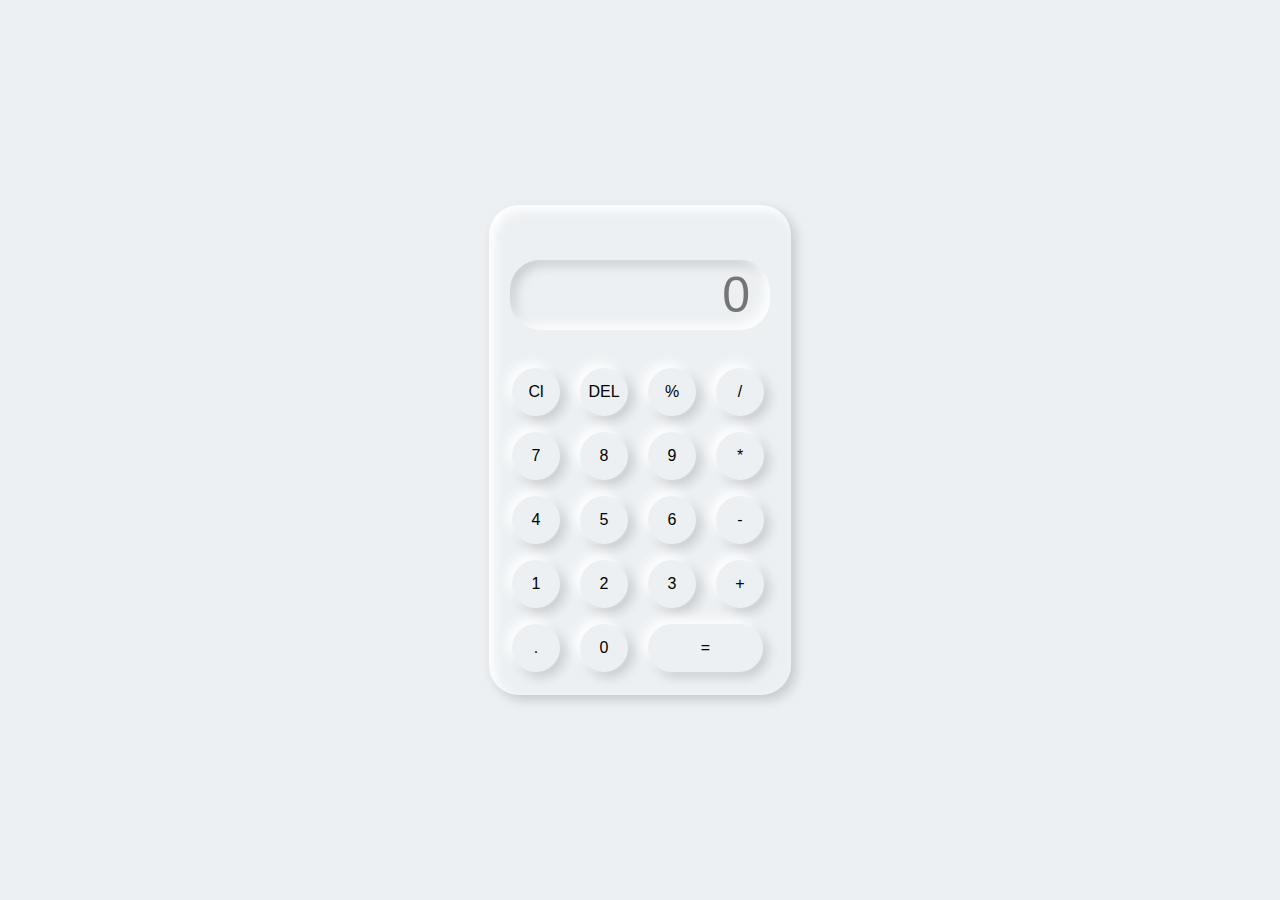
<file: calculator.html>
<!DOCTYPE html>
<html lang="en">
<head>
    <meta charset="UTF-8">
    <meta http-equiv="X-UA-Compatible" content="IE=edge">
    <meta name="viewport" content="width=device-width, initial-scale=1.0">
    <title>Document</title>
    <link rel="stylesheet" href="style.css">
</head>
<body>
    <div class="container">
        <div class="calculator">
            <input type="text" placeholder="0" id="output-screen">
            <button onclick="Clear()">Cl</button>
            <button onclick="del()">DEL</button>
            <button onclick="display('%')">%</button>
            <button onclick="display('/')">/</button>
            <button onclick="display('7')">7</button>
            <button onclick="display('8')">8</button>
            <button onclick="display('9')">9</button>
            <button onclick="display('*')">*</button>
            <button onclick="display('4')">4</button>
            <button onclick="display('5')">5</button>
            <button onclick="display('6')">6</button>
            <button onclick="display('-')">-</button>
            <button onclick="display('1')">1</button>
            <button onclick="display('2')">2</button>
            <button onclick="display('3')">3</button>
            <button onclick="display('+')">+</button>
            <button onclick="display('.')">.</button>
            <button onclick="display('0')">0</button>
            <button onclick="Calculate()" class="equal">=</button>
        </div>
    </div>
    <script src="./js/app.js"></script>
</body>
</html>
</file>
<file: style.css>
*{
    margin: 0;
    padding: 0;
    box-sizing: border-box;
    background-color: #ecf0f3;
    font-family: sans-serif;
    outline: none;
}
.container{
    height: 100vh;
    display: flex;
    justify-content: center;
    align-items: center;
}
.calculator{
    background-color: #ecf0f3;
    padding: 15px;
    border-radius: 30px;
    box-shadow: inset 5px 5px 12px #ffffff,
                      5px 5px 12px rgba(0, 0, 0, .16);
    display: grid;
    grid-template-columns: repeat(4, 68px);
}
input{
    grid-column: span 4;
    height: 70px;
    width: 260px;
    background-color: #ecf0f3;
    box-shadow: inset -5px -5px 12px #ffffff,
                inset  5px 5px 12px rgba(0, 0, 0, .16);
    border: none;
    border-radius: 30px;
    color: rgb(70, 70, 70);
    font-size: 50px;
    text-align: end;
    margin: auto;
    margin-top: 40px;
    margin-bottom: 30px;
    padding: 20px;
}

button{
    height: 48px;
    width: 48px;
    background-color: #ecf0f3;
    box-shadow: -5px -5px 12px #ffffff,
                 5px 5px 12px rgba(0, 0, 0, .16);
    border: none;
    border-radius: 50px;
    margin: 8px;
    font-size: 16px;
}

.equal{
    width: 115px;
    border-radius: 35px;
    background-color: #ecf0f3;
    box-shadow: -5px -5px 12px #ffffff,
                 5px 5px 12px rgba(0, 0, 0, .16);
}
</file>
